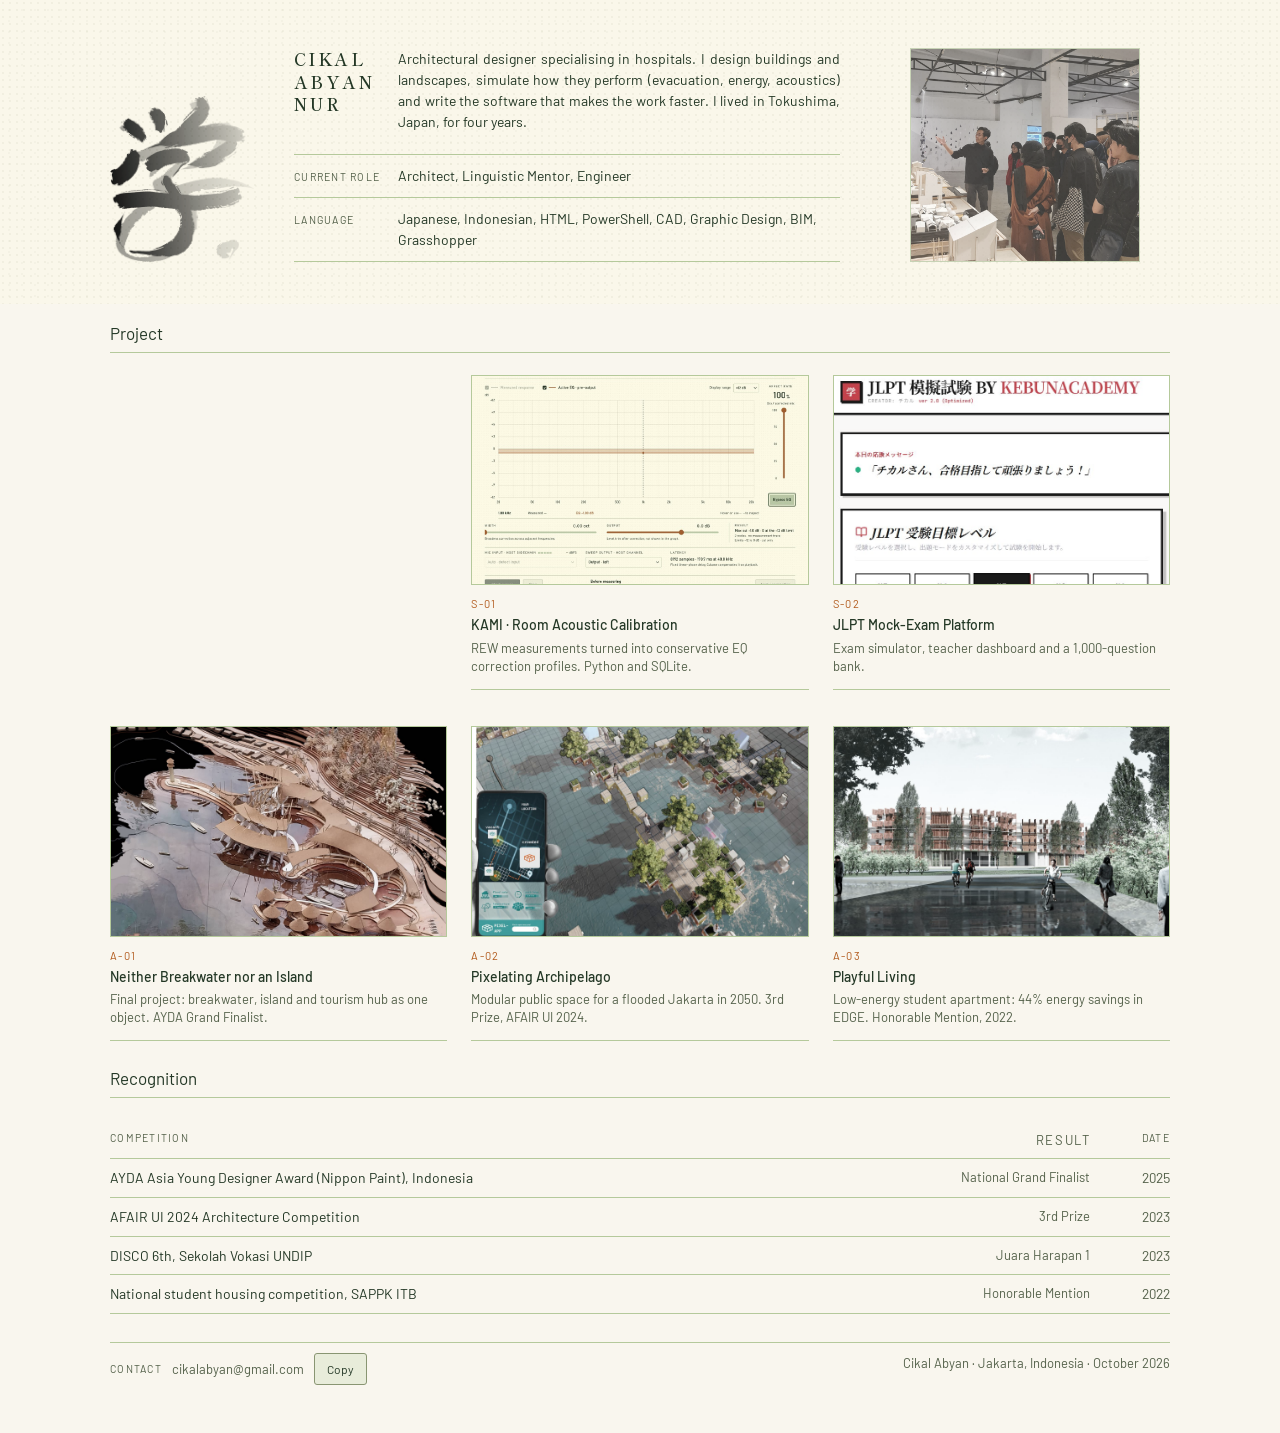
<file: index.html>
<!doctype html>
<html lang="en">
<head>
<meta charset="utf-8">
<meta name="viewport" content="width=device-width, initial-scale=1, viewport-fit=cover">
<meta name="description" content="Cikal Abyan: architect, linguistic mentor and engineer and builder of simulation and software tools. KAMI acoustic calibration, JLPT mock-exam platform, and architecture competition work.">
<title>Portfolio</title>
<link rel="preconnect" href="https://fonts.googleapis.com">
<link rel="stylesheet" href="https://fonts.googleapis.com/css2?family=Shippori+Mincho:wght@600&family=Barlow:wght@400;500&display=swap">
<link rel="stylesheet" href="style.css">
</head>
<body class="home">
<div class="wrap">
<div class="hero-track">
<section class="intro" aria-label="About">
  <header class="head">
    <div class="logo" aria-hidden="true"><img src="img/profile/gaku.png" width="606" height="700" alt=""></div>
  </header>
  <div class="intro-text">
    <div class="id">
      <h1>Cikal<br>Abyan<br>Nur</h1>
      <p class="lede">Architectural designer specialising in hospitals. I design buildings and landscapes, simulate how they perform (evacuation, energy, acoustics) and write the software that makes the work faster. I lived in Tokushima, Japan, for four years.</p>
    </div>
    <dl class="facts">
      <div><dt class="label">Current role</dt><dd>Architect, Linguistic Mentor, Engineer</dd></div>
      <div><dt class="label">Language</dt><dd>Japanese, Indonesian, HTML, PowerShell, CAD, Graphic Design, BIM, Grasshopper</dd></div>
    </dl>
  </div>
  <figure class="portrait">
    <img src="img/profile/presenting.jpg" width="1600" height="1561" alt="Cikal Abyan presenting architectural models to a group of visitors in an exhibition hall">
  </figure>
</section>
<div class="hero-after" aria-hidden="true"></div>
</div>

<section class="series" aria-labelledby="ser-s">
  <div class="series-head"><h2 id="ser-s">Project</h2></div>
  <nav class="index index-s" aria-label="Software and simulation projects">
    <a href="acoustics/"><span class="thumb"><img src="img/acoustics/kami-ui.jpg" width="1059" height="832" loading="lazy" alt=""></span><span class="no">S-01</span><span class="t">KAMI · Room Acoustic Calibration</span><span class="d">REW measurements turned into conservative EQ correction profiles. Python and SQLite.</span></a>
    <a href="jlpt/"><span class="thumb"><img src="img/jlpt/exam-start.jpg" width="782" height="489" loading="lazy" alt=""></span><span class="no">S-02</span><span class="t">JLPT Mock-Exam Platform</span><span class="d">Exam simulator, teacher dashboard and a 1,000-question bank.</span></a>
  </nav>
  <nav class="index" aria-label="Architecture projects">
    <a href="final-project/"><span class="thumb"><img src="img/final-project/aerial-model.jpg" width="1600" height="1200" loading="lazy" alt=""></span><span class="no">A-01</span><span class="t">Neither Breakwater nor an Island</span><span class="d">Final project: breakwater, island and tourism hub as one object. AYDA Grand Finalist.</span></a>
    <a href="pixelago/"><span class="thumb"><img src="img/pixelago/aerial-app.jpg" width="1600" height="1367" loading="lazy" alt=""></span><span class="no">A-02</span><span class="t">Pixelating Archipelago</span><span class="d">Modular public space for a flooded Jakarta in 2050. 3rd Prize, AFAIR UI 2024.</span></a>
    <a href="rusun-itb/"><span class="thumb"><img src="img/rusun-itb/plaza.jpg" width="1600" height="900" loading="lazy" alt=""></span><span class="no">A-03</span><span class="t">Playful Living</span><span class="d">Low-energy student apartment: 44% energy savings in EDGE. Honorable Mention, 2022.</span></a>
  </nav>
</section>

<section class="skills" aria-labelledby="sk">
  <h2 id="sk">Recognition</h2>
  <div class="awards">
    <table>
      <thead><tr><th>Competition</th><th class="res">Result</th><th style="text-align:right">Date</th></tr></thead>
      <tbody>
        <tr><td>AYDA Asia Young Designer Award (Nippon Paint), Indonesia</td><td class="res">National Grand Finalist</td><td class="n">2025</td></tr>
        <tr><td>AFAIR UI 2024 Architecture Competition</td><td class="res">3rd Prize</td><td class="n">2023</td></tr>
        <tr><td>DISCO 6th, Sekolah Vokasi UNDIP</td><td class="res">Juara Harapan 1</td><td class="n">2023</td></tr>
        <tr><td>National student housing competition, SAPPK ITB</td><td class="res">Honorable Mention</td><td class="n">2022</td></tr>
      </tbody>
    </table>
  </div>
</section>
<footer><span class="copy"><span class="label">Contact</span><span class="mono" id="mail">cikalabyan@gmail.com</span><button type="button" id="copybtn">Copy</button></span><span>Cikal Abyan · Jakarta, Indonesia · October 2026</span></footer>
</div>
<script>
document.getElementById('copybtn').addEventListener('click',function(){
  var b=this,t=document.getElementById('mail').textContent;
  function sel(){var r=document.createRange();r.selectNodeContents(document.getElementById('mail'));var s=getSelection();s.removeAllRanges();s.addRange(r);b.textContent='Selected';}
  try{navigator.clipboard.writeText(t).then(function(){b.textContent='Copied';},sel);}catch(e){sel();}
});
</script>
</body>
</html>
</file>
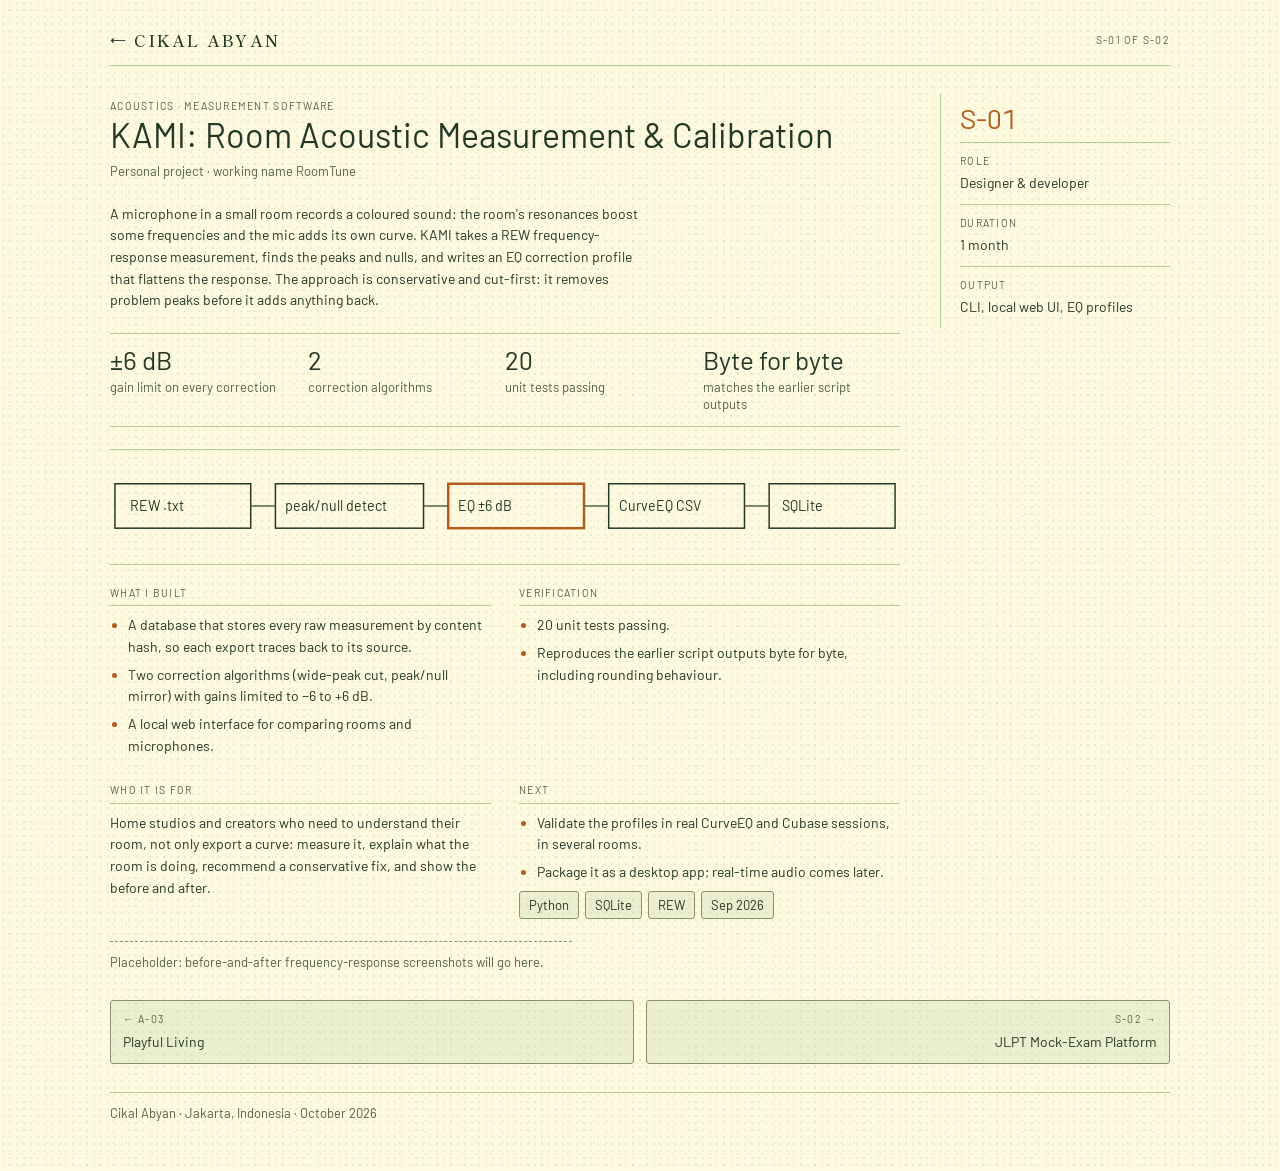
<file: acoustics/index.html>
<!doctype html>
<html lang="en">
<head>
<meta charset="utf-8">
<meta name="viewport" content="width=device-width, initial-scale=1, viewport-fit=cover">
<meta name="description" content="REW measurements turned into EQ correction profiles. Python and SQLite.">
<title>KAMI · Room Acoustic Calibration · Cikal Abyan</title>
<link rel="preconnect" href="https://fonts.googleapis.com">
<link rel="stylesheet" href="https://fonts.googleapis.com/css2?family=Shippori+Mincho:wght@600&family=Barlow:wght@400;500&display=swap">
<link rel="stylesheet" href="../style.css">
</head>
<body>
<div class="wrap">
<div class="topbar"><a href="../">← Cikal Abyan</a><span class="label">S-01 of S-02</span></div>

<section class="sheet" id="project">
  <div class="sheet-body">
    <div>
      <span class="label">Acoustics · measurement software</span>
      <h2>KAMI: Room Acoustic Measurement &amp; Calibration</h2>
      <p class="sub">Personal project · working name RoomTune</p>
    </div>
    <p>A microphone in a small room records a coloured sound: the room's resonances boost some frequencies and the mic adds its own curve. KAMI takes a REW frequency-response measurement, finds the peaks and nulls, and writes an EQ correction profile that flattens the response. The approach is conservative and cut-first: it removes problem peaks before it adds anything back.</p>
    <div class="figs">
      <div class="fig"><b>±6 dB</b><span>gain limit on every correction</span></div>
      <div class="fig"><b>2</b><span>correction algorithms</span></div>
      <div class="fig"><b>20</b><span>unit tests passing</span></div>
      <div class="fig"><b>Byte for byte</b><span>matches the earlier script outputs</span></div>
    </div>
    <div class="diagram" role="img" aria-label="Pipeline: REW measurement, peak and null detection, EQ profile, CurveEQ export, SQLite archive">
      <svg viewBox="0 0 640 70" aria-hidden="true">
        <g fill="none" stroke="var(--ink)" stroke-width="1.2">
          <rect x="4" y="16" width="110" height="36"/><rect x="134" y="16" width="120" height="36"/>
          <rect x="274" y="16" width="110" height="36" stroke="var(--accent)" stroke-width="2"/>
          <rect x="404" y="16" width="110" height="36"/><rect x="534" y="16" width="102" height="36"/>
        </g>
        <g stroke="var(--muted)" stroke-width="1.2"><line x1="114" y1="34" x2="134" y2="34"/><line x1="254" y1="34" x2="274" y2="34"/><line x1="384" y1="34" x2="404" y2="34"/><line x1="514" y1="34" x2="534" y2="34"/></g>
        <text x="16" y="38">REW .txt</text><text x="142" y="38">peak/null detect</text>
        <text x="282" y="38">EQ ±6 dB</text><text x="412" y="38">CurveEQ CSV</text><text x="544" y="38">SQLite</text>
      </svg>
    </div>
    <div class="cols">
      <div class="block">
        <h3>What I built</h3>
        <ul>
          <li>A database that stores every raw measurement by content hash, so each export traces back to its source.</li>
          <li>Two correction algorithms (wide-peak cut, peak/null mirror) with gains limited to −6 to +6 dB.</li>
          <li>A local web interface for comparing rooms and microphones.</li>
        </ul>
      </div>
      <div class="block">
        <h3>Verification</h3>
        <ul>
          <li>20 unit tests passing.</li>
          <li>Reproduces the earlier script outputs byte for byte, including rounding behaviour.</li>
        </ul>
      </div>
      <div class="block">
        <h3>Who it is for</h3>
        <p>Home studios and creators who need to understand their room, not only export a curve: measure it, explain what the room is doing, recommend a conservative fix, and show the before and after.</p>
      </div>
      <div class="block">
        <h3>Next</h3>
        <ul>
          <li>Validate the profiles in real CurveEQ and Cubase sessions, in several rooms.</li>
          <li>Package it as a desktop app; real-time audio comes later.</li>
        </ul>
        <div class="chips"><span class="chip">Python</span><span class="chip">SQLite</span><span class="chip">REW</span><span class="chip">Sep 2026</span></div>
      </div>
    </div>
    <p class="note">Placeholder: before-and-after frequency-response screenshots will go here.</p>
  </div>
  <aside class="side">
    <div><span class="sheetno">S-01</span></div>
    <div><span class="label">Role</span><strong>Designer &amp; developer</strong></div>
    <div><span class="label">Duration</span><strong>1 month</strong></div>
    <div><span class="label">Output</span><strong>CLI, local web UI, EQ profiles</strong></div>
  </aside>
</section>

<nav class="pager" aria-label="More projects"><a href="../rusun-itb/"><span class="label">← A-03</span><span class="t">Playful Living</span></a><a href="../jlpt/"><span class="label">S-02 →</span><span class="t">JLPT Mock-Exam Platform</span></a></nav>
<footer>Cikal Abyan · Jakarta, Indonesia · October 2026</footer>
</div>
</body>
</html>
</file>
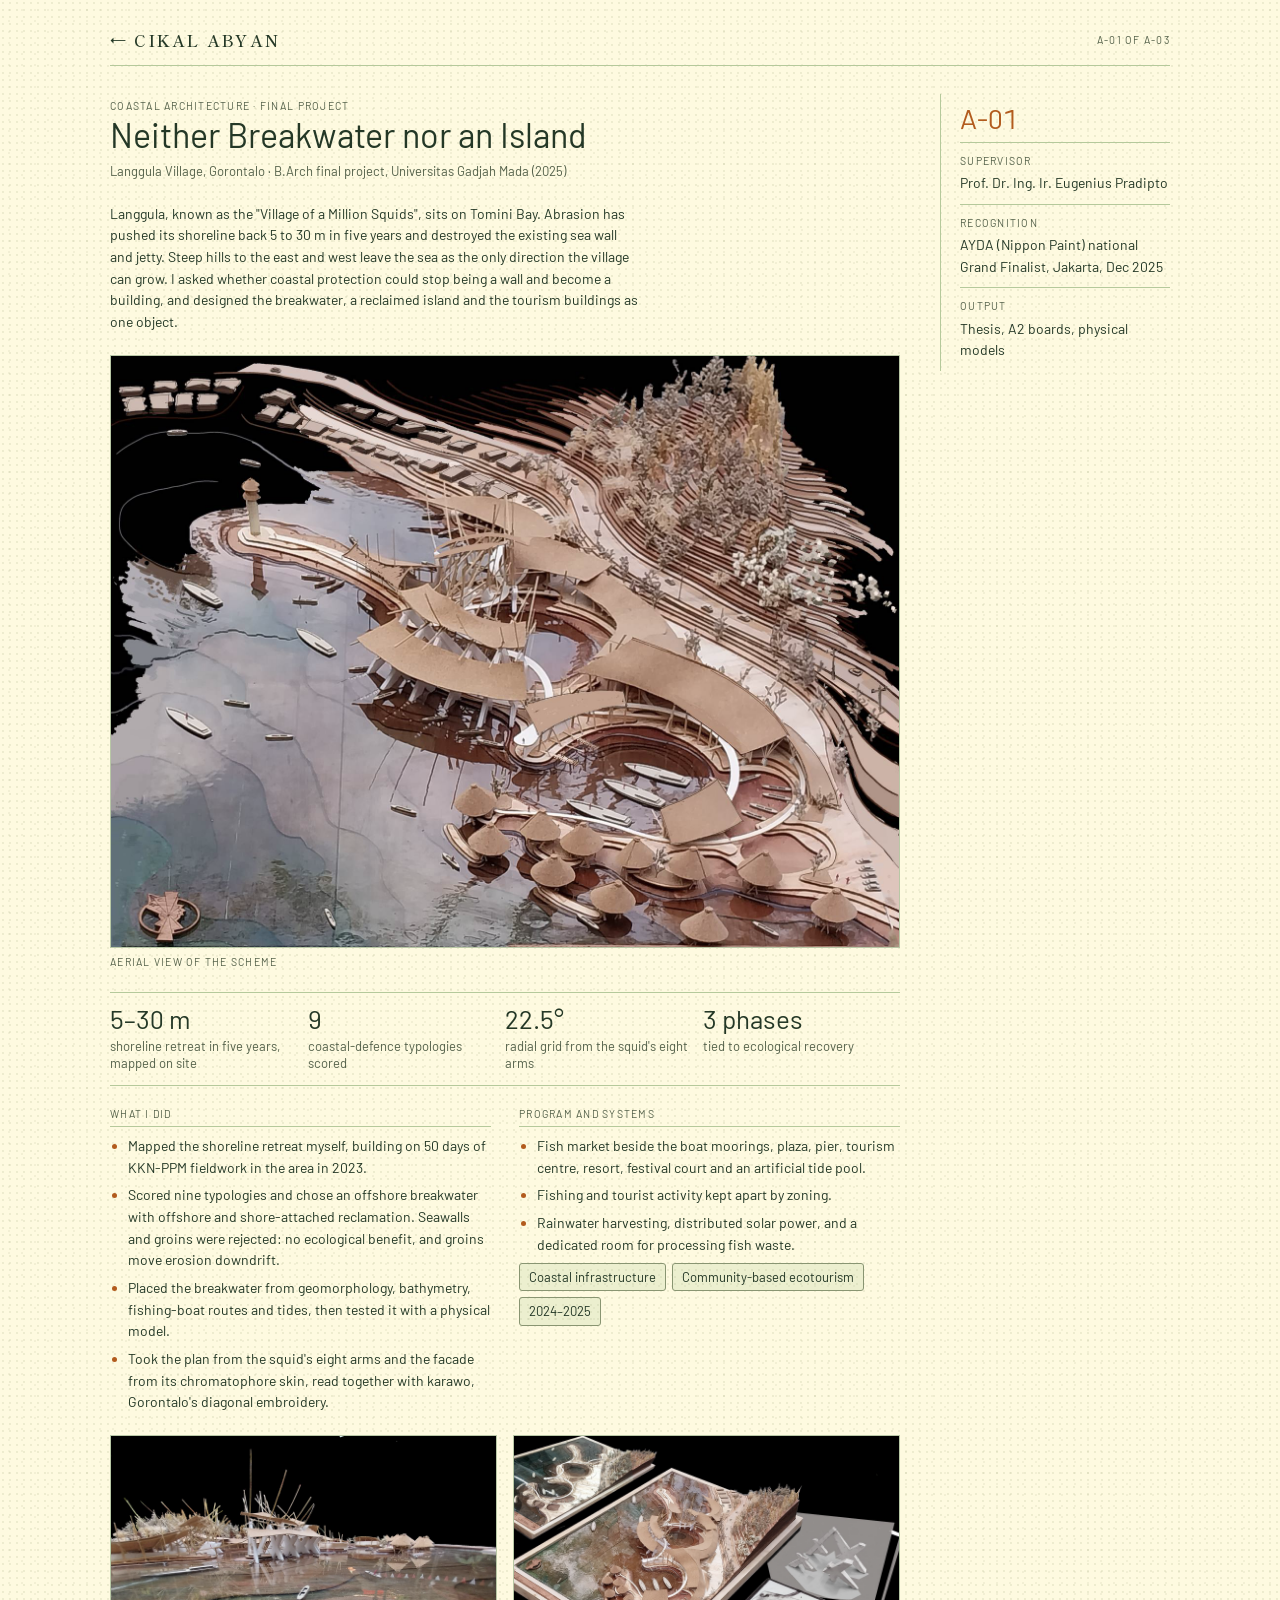
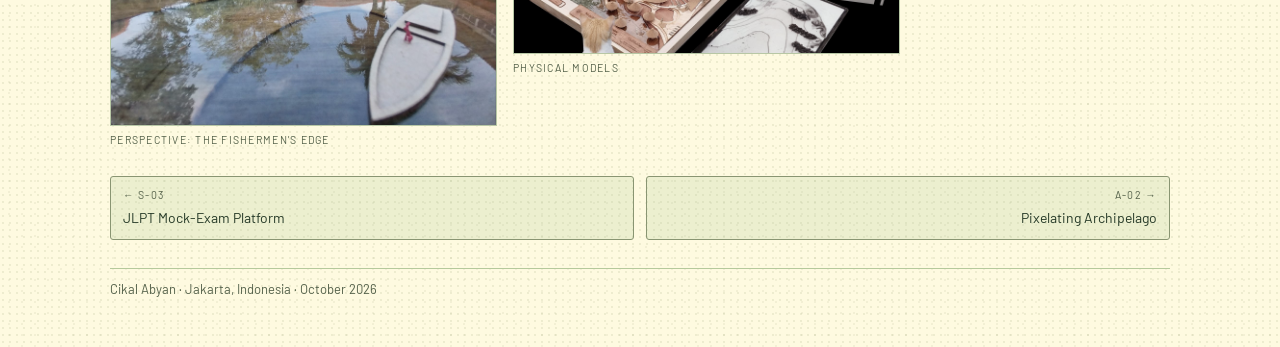
<file: final-project/index.html>
<!doctype html>
<html lang="en">
<head>
<meta charset="utf-8">
<meta name="viewport" content="width=device-width, initial-scale=1, viewport-fit=cover">
<meta name="description" content="B.Arch final project: a breakwater, a reclaimed island and a tourism hub designed as one object for a fishing village on Tomini Bay, Gorontalo. AYDA Grand Finalist.">
<title>Breakwater Island, Langgula · Cikal Abyan</title>
<link rel="preconnect" href="https://fonts.googleapis.com">
<link rel="stylesheet" href="https://fonts.googleapis.com/css2?family=Shippori+Mincho:wght@600&family=Barlow:wght@400;500&display=swap">
<link rel="stylesheet" href="../style.css">
</head>
<body>
<div class="wrap">
<div class="topbar"><a href="../">← Cikal Abyan</a><span class="label">A-01 of A-03</span></div>

<section class="sheet" id="project">
  <div class="sheet-body">
    <div>
      <span class="label">Coastal architecture · Final project</span>
      <h2>Neither Breakwater nor an Island</h2>
      <p class="sub">Langgula Village, Gorontalo · B.Arch final project, Universitas Gadjah Mada (2025)</p>
    </div>
    <p>Langgula, known as the "Village of a Million Squids", sits on Tomini Bay. Abrasion has pushed its shoreline back 5 to 30 m in five years and destroyed the existing sea wall and jetty. Steep hills to the east and west leave the sea as the only direction the village can grow. I asked whether coastal protection could stop being a wall and become a building, and designed the breakwater, a reclaimed island and the tourism buildings as one object.</p>
    <figure class="photo">
      <img src="../img/final-project/aerial-model.jpg" width="1600" height="1200" alt="Aerial view of curved breakwater arms and timber pavilions wrapping a sheltered bay with moored boats">
      <figcaption>Aerial view of the scheme</figcaption>
    </figure>
    <div class="figs">
      <div class="fig"><b>5–30 m</b><span>shoreline retreat in five years, mapped on site</span></div>
      <div class="fig"><b>9</b><span>coastal-defence typologies scored</span></div>
      <div class="fig"><b>22.5°</b><span>radial grid from the squid's eight arms</span></div>
      <div class="fig"><b>3 phases</b><span>tied to ecological recovery</span></div>
    </div>
    <div class="cols">
      <div class="block">
        <h3>What I did</h3>
        <ul>
          <li>Mapped the shoreline retreat myself, building on 50 days of KKN-PPM fieldwork in the area in 2023.</li>
          <li>Scored nine typologies and chose an offshore breakwater with offshore and shore-attached reclamation. Seawalls and groins were rejected: no ecological benefit, and groins move erosion downdrift.</li>
          <li>Placed the breakwater from geomorphology, bathymetry, fishing-boat routes and tides, then tested it with a physical model.</li>
          <li>Took the plan from the squid's eight arms and the facade from its chromatophore skin, read together with karawo, Gorontalo's diagonal embroidery.</li>
        </ul>
      </div>
      <div class="block">
        <h3>Program and systems</h3>
        <ul>
          <li>Fish market beside the boat moorings, plaza, pier, tourism centre, resort, festival court and an artificial tide pool.</li>
          <li>Fishing and tourist activity kept apart by zoning.</li>
          <li>Rainwater harvesting, distributed solar power, and a dedicated room for processing fish waste.</li>
        </ul>
        <div class="chips"><span class="chip">Coastal infrastructure</span><span class="chip">Community-based ecotourism</span><span class="chip">2024–2025</span></div>
      </div>
    </div>
    <div class="photos">
      <figure class="photo">
        <img src="../img/final-project/fishing-edge.jpg" width="1600" height="1200" loading="lazy" alt="A fisherman on a timber jetty beside an outrigger boat, with the pavilions behind">
        <figcaption>Perspective: the fishermen's edge</figcaption>
      </figure>
      <figure class="photo">
        <img src="../img/final-project/model-set.jpg" width="1600" height="900" loading="lazy" alt="Set of physical models on a dark table, including the site model and a sculptural breakwater study">
        <figcaption>Physical models</figcaption>
      </figure>
    </div>
  </div>
  <aside class="side">
    <div><span class="sheetno">A-01</span></div>
    <div><span class="label">Supervisor</span><strong>Prof. Dr. Ing. Ir. Eugenius Pradipto</strong></div>
    <div><span class="label">Recognition</span><strong>AYDA (Nippon Paint) national Grand Finalist, Jakarta, Dec 2025</strong></div>
    <div><span class="label">Output</span><strong>Thesis, A2 boards, physical models</strong></div>
  </aside>
</section>

<nav class="pager" aria-label="More projects"><a href="../jlpt/"><span class="label">← S-03</span><span class="t">JLPT Mock-Exam Platform</span></a><a href="../pixelago/"><span class="label">A-02 →</span><span class="t">Pixelating Archipelago</span></a></nav>
<footer>Cikal Abyan · Jakarta, Indonesia · October 2026</footer>
</div>
</body>
</html>
</file>
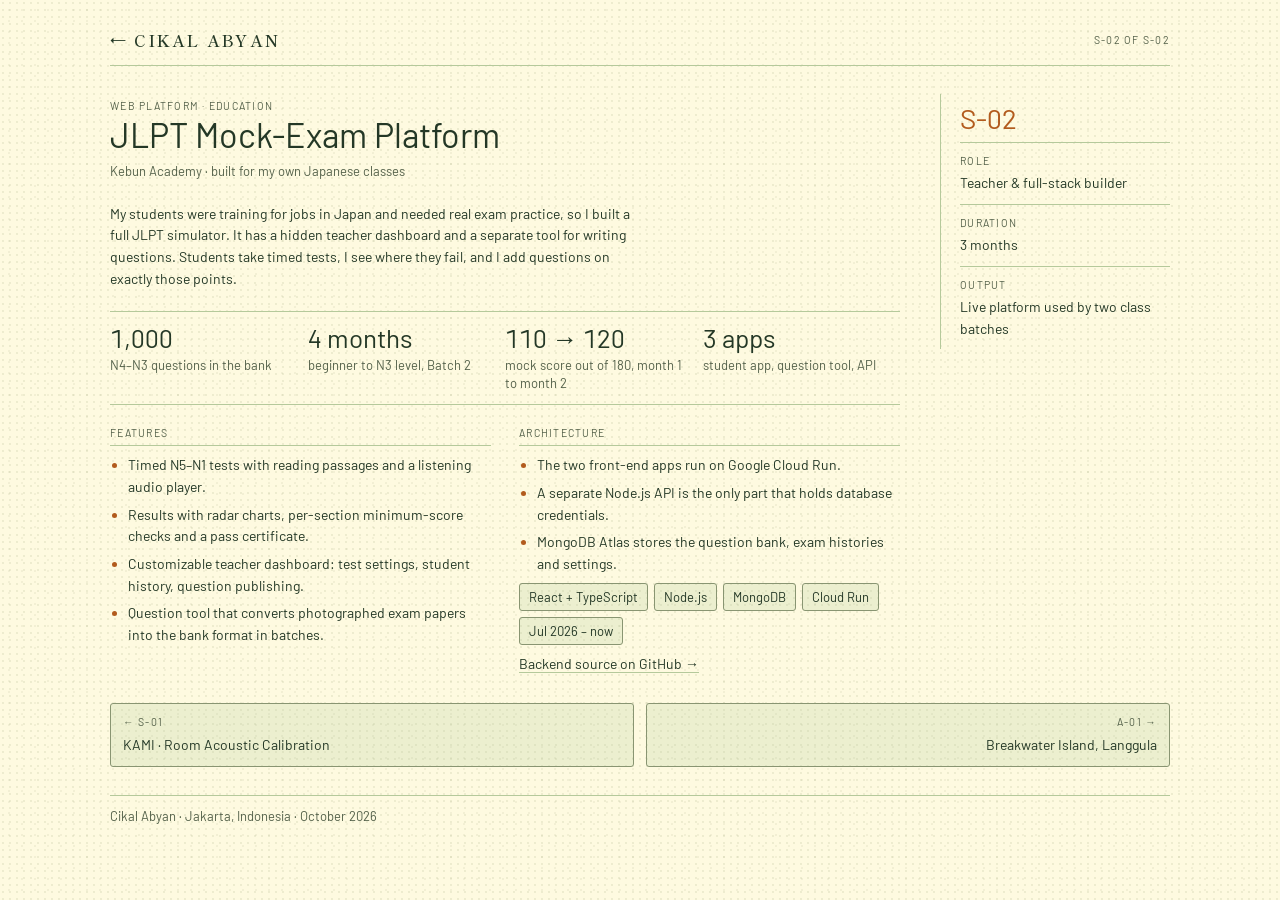
<file: jlpt/index.html>
<!doctype html>
<html lang="en">
<head>
<meta charset="utf-8">
<meta name="viewport" content="width=device-width, initial-scale=1, viewport-fit=cover">
<meta name="description" content="Exam simulator, teacher dashboard and a 1,000-question bank.">
<title>JLPT Mock-Exam Platform · Cikal Abyan</title>
<link rel="preconnect" href="https://fonts.googleapis.com">
<link rel="stylesheet" href="https://fonts.googleapis.com/css2?family=Shippori+Mincho:wght@600&family=Barlow:wght@400;500&display=swap">
<link rel="stylesheet" href="../style.css">
</head>
<body>
<div class="wrap">
<div class="topbar"><a href="../">← Cikal Abyan</a><span class="label">S-02 of S-02</span></div>

<section class="sheet" id="project">
  <div class="sheet-body">
    <div>
      <span class="label">Web platform · education</span>
      <h2>JLPT Mock-Exam Platform</h2>
      <p class="sub">Kebun Academy · built for my own Japanese classes</p>
    </div>
    <p>My students were training for jobs in Japan and needed real exam practice, so I built a full JLPT simulator. It has a hidden teacher dashboard and a separate tool for writing questions. Students take timed tests, I see where they fail, and I add questions on exactly those points.</p>
    <div class="figs">
      <div class="fig"><b>1,000</b><span>N4–N3 questions in the bank</span></div>
      <div class="fig"><b>4 months</b><span>beginner to N3 level, Batch 2</span></div>
      <div class="fig"><b>110 → 120</b><span>mock score out of 180, month 1 to month 2</span></div>
      <div class="fig"><b>3 apps</b><span>student app, question tool, API</span></div>
    </div>
    <div class="cols">
      <div class="block">
        <h3>Features</h3>
        <ul>
          <li>Timed N5–N1 tests with reading passages and a listening audio player.</li>
          <li>Results with radar charts, per-section minimum-score checks and a pass certificate.</li>
          <li>Customizable teacher dashboard: test settings, student history, question publishing.</li>
          <li>Question tool that converts photographed exam papers into the bank format in batches.</li>
        </ul>
      </div>
      <div class="block">
        <h3>Architecture</h3>
        <ul>
          <li>The two front-end apps run on Google Cloud Run.</li>
          <li>A separate Node.js API is the only part that holds database credentials.</li>
          <li>MongoDB Atlas stores the question bank, exam histories and settings.</li>
        </ul>
        <div class="chips"><span class="chip">React + TypeScript</span><span class="chip">Node.js</span><span class="chip">MongoDB</span><span class="chip">Cloud Run</span><span class="chip">Jul 2026 – now</span></div>
        <p><a href="https://github.com/IanobeL/jlpt-backend" target="_blank" rel="noopener">Backend source on GitHub →</a></p>
      </div>
    </div>
  </div>
  <aside class="side">
    <div><span class="sheetno">S-02</span></div>
    <div><span class="label">Role</span><strong>Teacher &amp; full-stack builder</strong></div>
    <div><span class="label">Duration</span><strong>3 months</strong></div>
    <div><span class="label">Output</span><strong>Live platform used by two class batches</strong></div>
  </aside>
</section>

<nav class="pager" aria-label="More projects"><a href="../acoustics/"><span class="label">← S-01</span><span class="t">KAMI · Room Acoustic Calibration</span></a><a href="../final-project/"><span class="label">A-01 →</span><span class="t">Breakwater Island, Langgula</span></a></nav>
<footer>Cikal Abyan · Jakarta, Indonesia · October 2026</footer>
</div>
</body>
</html>
</file>
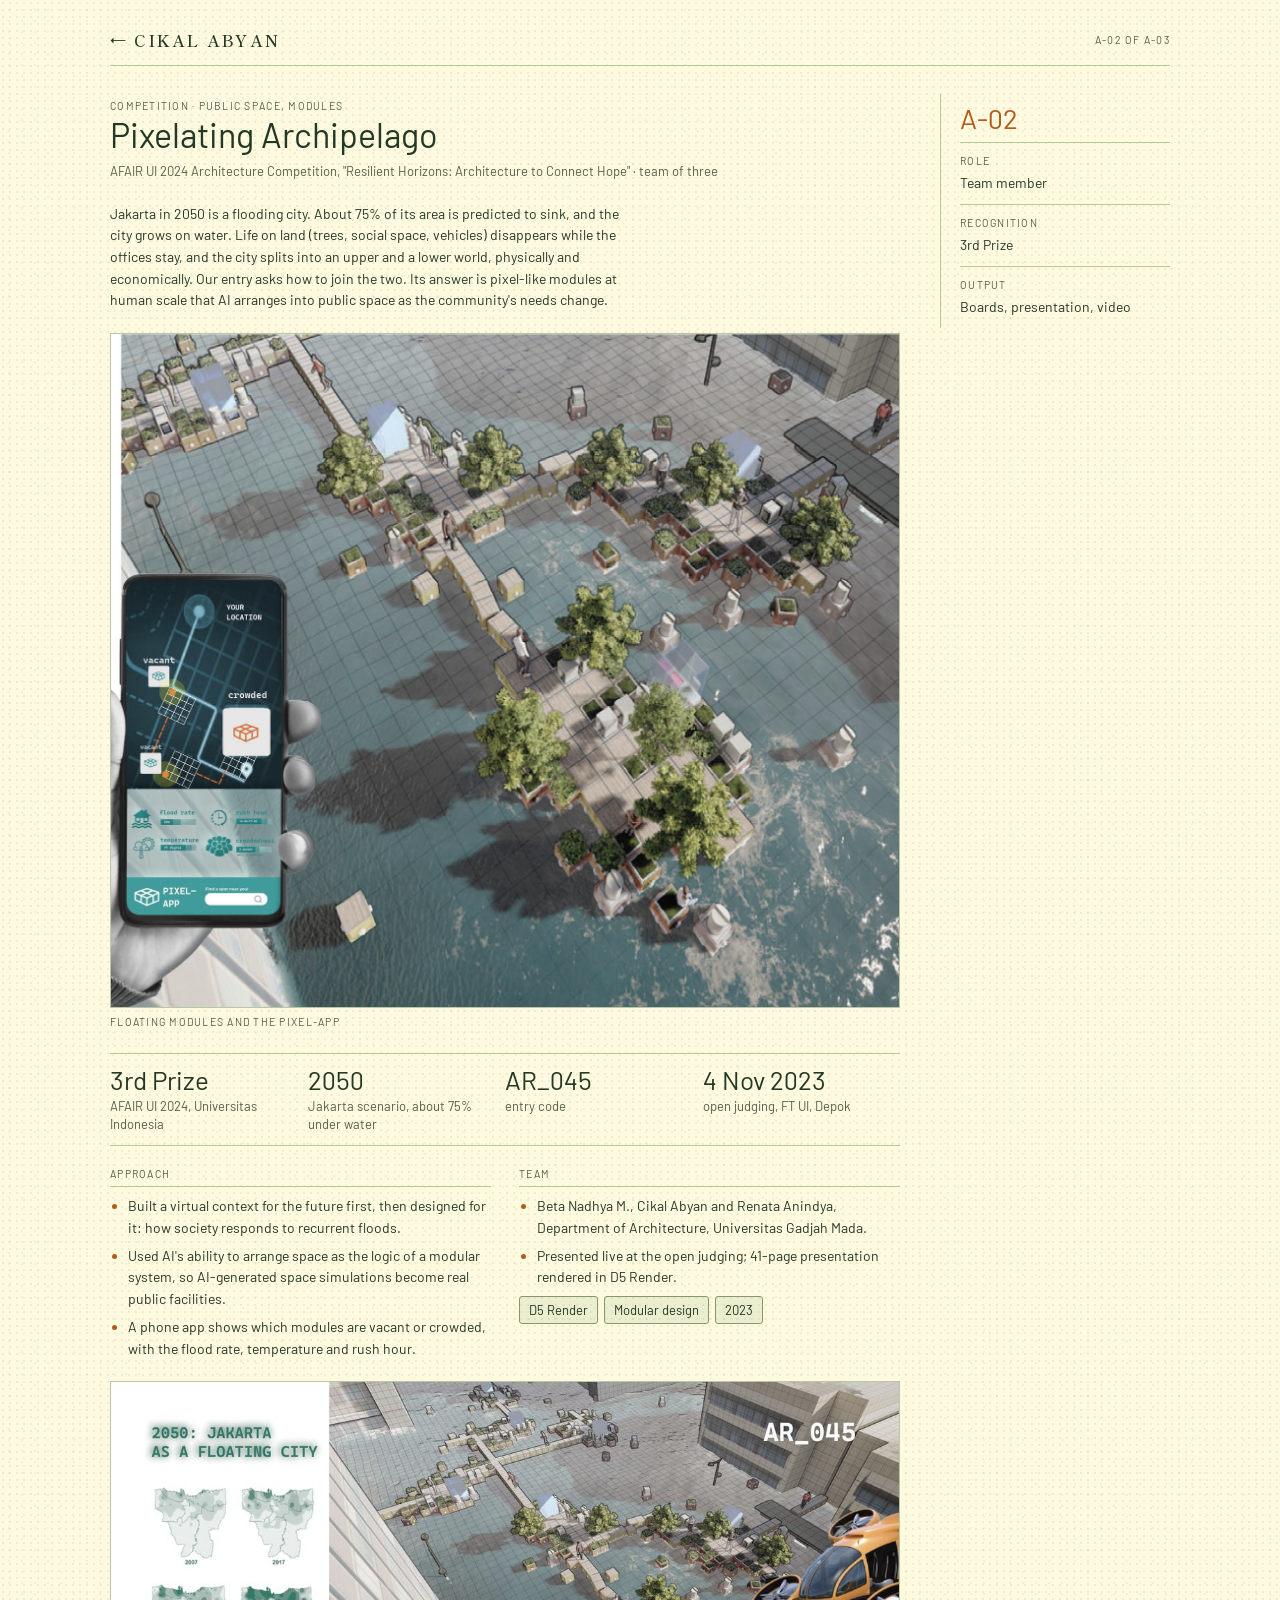
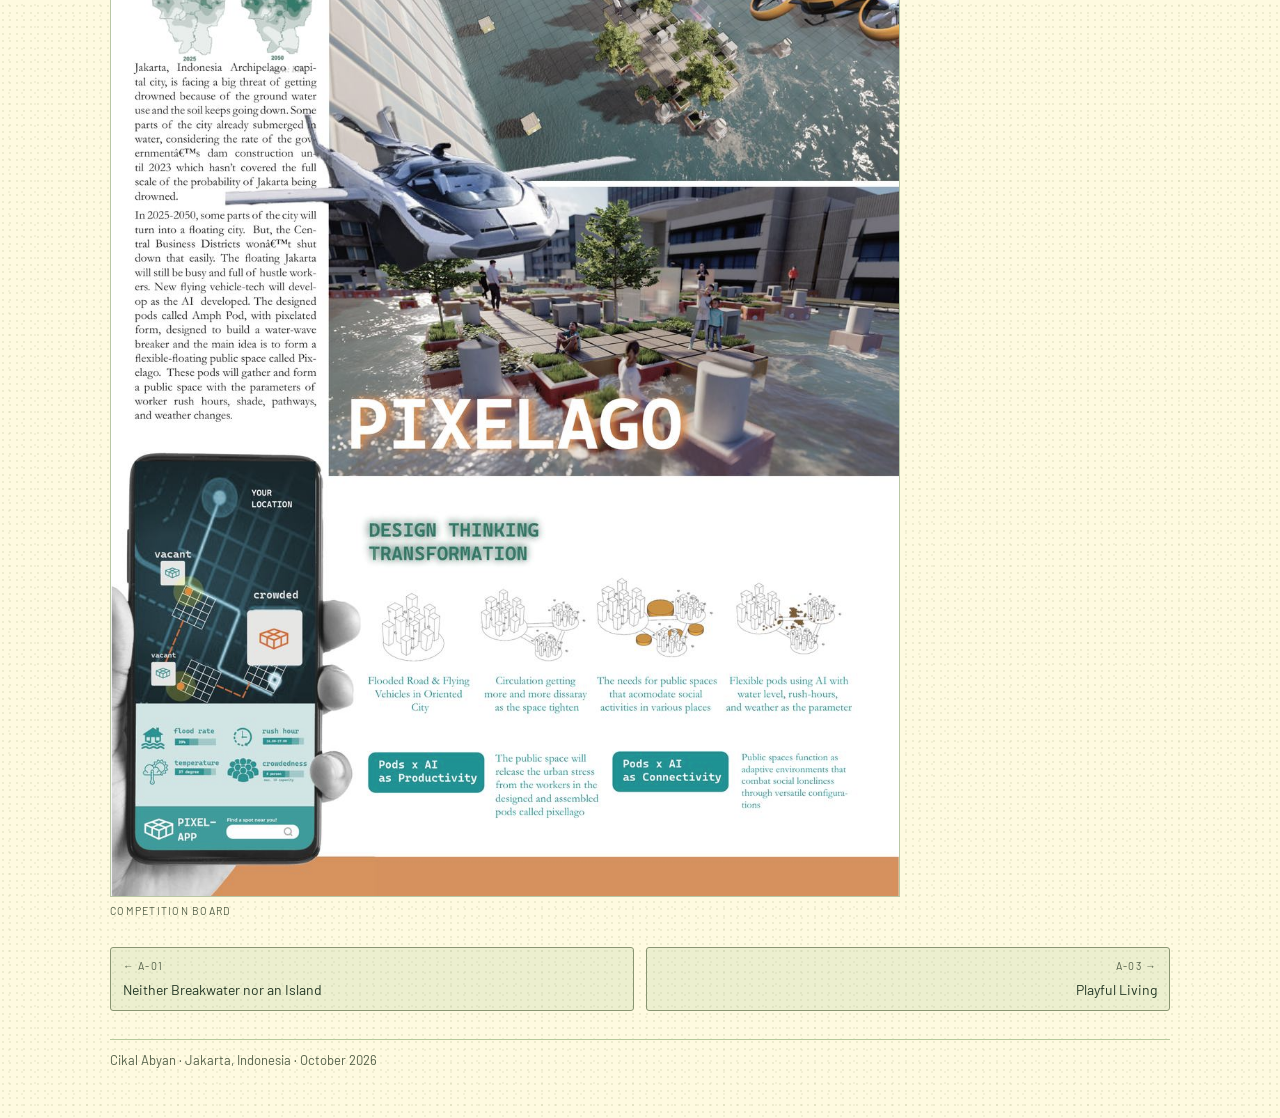
<file: pixelago/index.html>
<!doctype html>
<html lang="en">
<head>
<meta charset="utf-8">
<meta name="viewport" content="width=device-width, initial-scale=1, viewport-fit=cover">
<meta name="description" content="Pixelating Archipelago: modular public space for a flooded Jakarta in 2050. 3rd Prize, AFAIR UI 2024 Architecture Competition.">
<title>Pixelating Archipelago · Cikal Abyan</title>
<link rel="preconnect" href="https://fonts.googleapis.com">
<link rel="stylesheet" href="https://fonts.googleapis.com/css2?family=Shippori+Mincho:wght@600&family=Barlow:wght@400;500&display=swap">
<link rel="stylesheet" href="../style.css">
</head>
<body>
<div class="wrap">
<div class="topbar"><a href="../">← Cikal Abyan</a><span class="label">A-02 of A-03</span></div>

<section class="sheet" id="project">
  <div class="sheet-body">
    <div>
      <span class="label">Competition · Public space, modules</span>
      <h2>Pixelating Archipelago</h2>
      <p class="sub">AFAIR UI 2024 Architecture Competition, "Resilient Horizons: Architecture to Connect Hope" · team of three</p>
    </div>
    <p>Jakarta in 2050 is a flooding city. About 75% of its area is predicted to sink, and the city grows on water. Life on land (trees, social space, vehicles) disappears while the offices stay, and the city splits into an upper and a lower world, physically and economically. Our entry asks how to join the two. Its answer is pixel-like modules at human scale that AI arranges into public space as the community's needs change.</p>
    <figure class="photo">
      <img src="../img/pixelago/aerial-app.jpg" width="1600" height="1367" alt="Aerial render of floating square modules with trees and walkways on flood water, next to a phone app showing vacant and crowded modules">
      <figcaption>Floating modules and the Pixel-App</figcaption>
    </figure>
    <div class="figs">
      <div class="fig"><b>3rd Prize</b><span>AFAIR UI 2024, Universitas Indonesia</span></div>
      <div class="fig"><b>2050</b><span>Jakarta scenario, about 75% under water</span></div>
      <div class="fig"><b>AR_045</b><span>entry code</span></div>
      <div class="fig"><b>4 Nov 2023</b><span>open judging, FT UI, Depok</span></div>
    </div>
    <div class="cols">
      <div class="block">
        <h3>Approach</h3>
        <ul>
          <li>Built a virtual context for the future first, then designed for it: how society responds to recurrent floods.</li>
          <li>Used AI's ability to arrange space as the logic of a modular system, so AI-generated space simulations become real public facilities.</li>
          <li>A phone app shows which modules are vacant or crowded, with the flood rate, temperature and rush hour.</li>
        </ul>
      </div>
      <div class="block">
        <h3>Team</h3>
        <ul>
          <li>Beta Nadhya M., Cikal Abyan and Renata Anindya, Department of Architecture, Universitas Gadjah Mada.</li>
          <li>Presented live at the open judging; 41-page presentation rendered in D5 Render.</li>
        </ul>
        <div class="chips"><span class="chip">D5 Render</span><span class="chip">Modular design</span><span class="chip">2023</span></div>
      </div>
    </div>
    <figure class="photo">
      <img src="../img/pixelago/board-1.jpg" width="1132" height="1600" loading="lazy" alt="Competition board with the Pixelago title, flood renders, design-thinking diagrams and the app">
      <figcaption>Competition board</figcaption>
    </figure>
  </div>
  <aside class="side">
    <div><span class="sheetno">A-02</span></div>
    <div><span class="label">Role</span><strong>Team member</strong></div>
    <div><span class="label">Recognition</span><strong>3rd Prize</strong></div>
    <div><span class="label">Output</span><strong>Boards, presentation, video</strong></div>
  </aside>
</section>

<nav class="pager" aria-label="More projects"><a href="../final-project/"><span class="label">← A-01</span><span class="t">Neither Breakwater nor an Island</span></a><a href="../rusun-itb/"><span class="label">A-03 →</span><span class="t">Playful Living</span></a></nav>
<footer>Cikal Abyan · Jakarta, Indonesia · October 2026</footer>
</div>
</body>
</html>
</file>
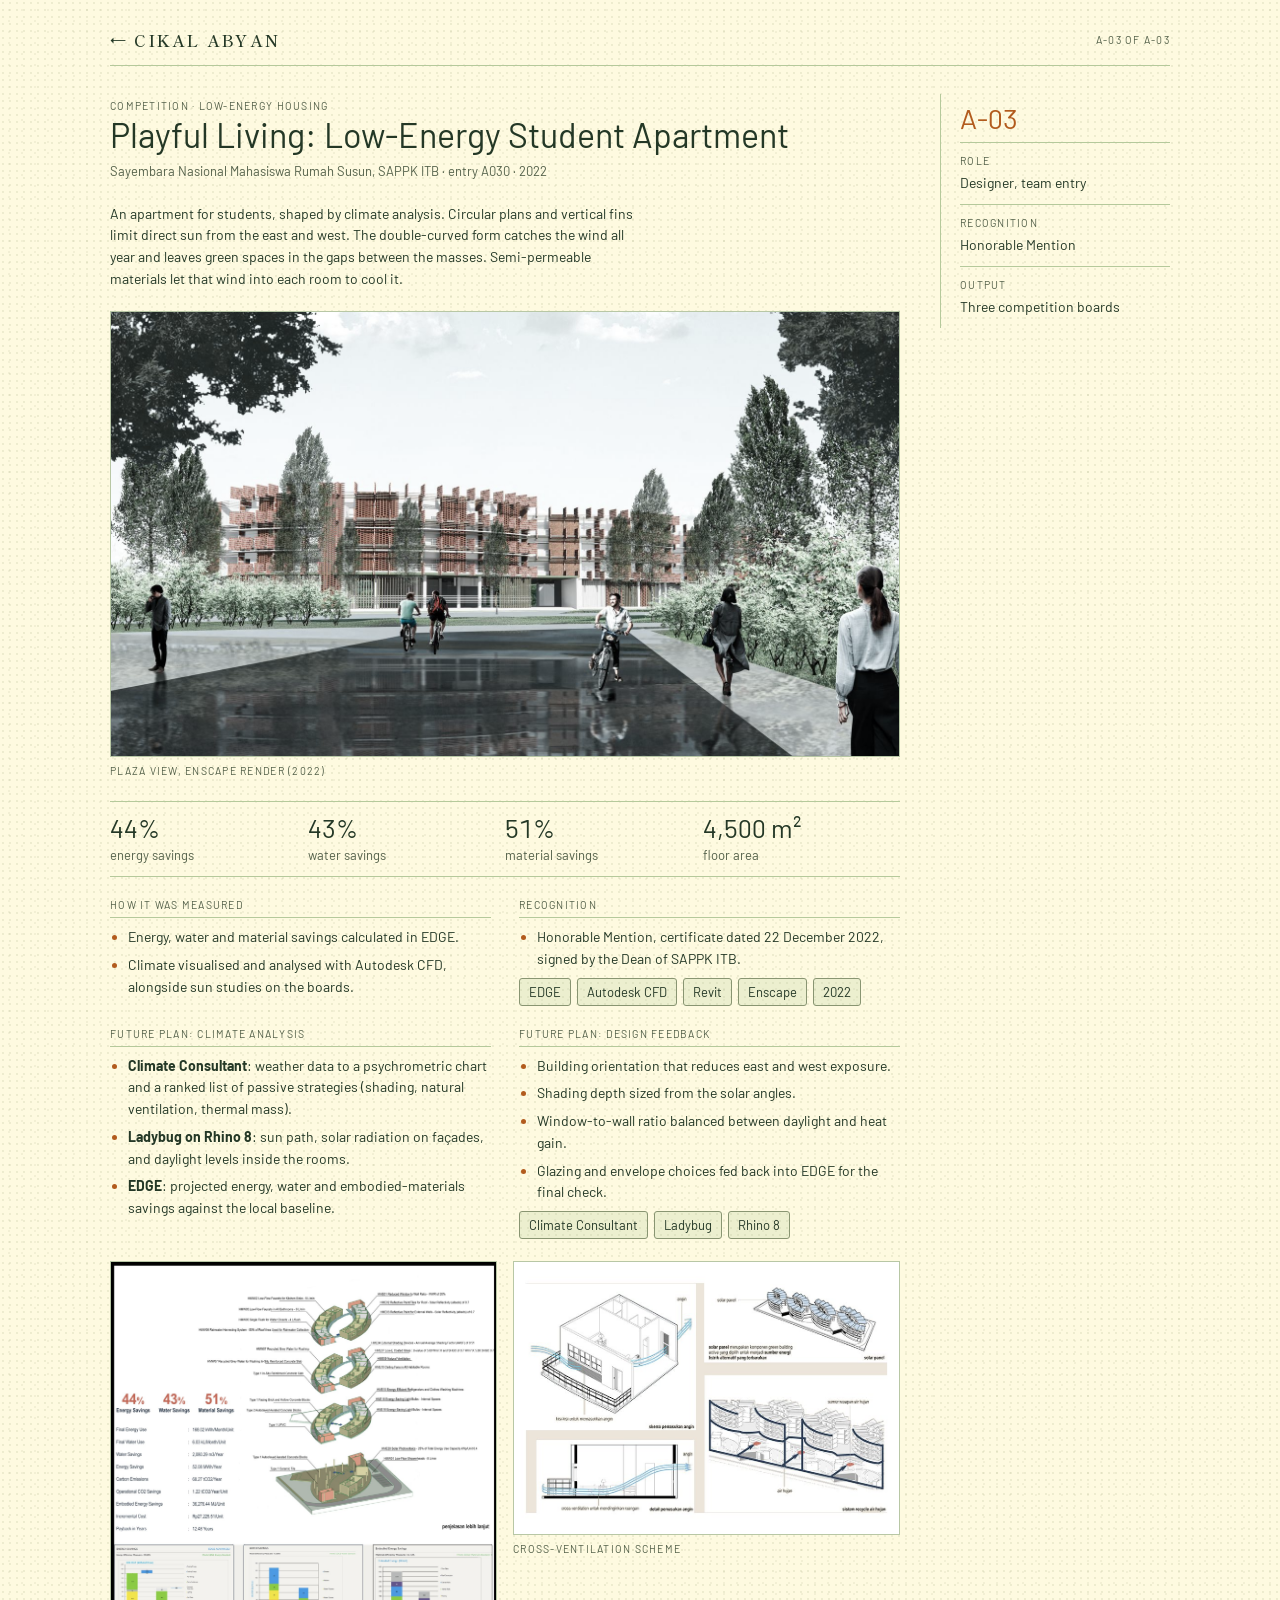
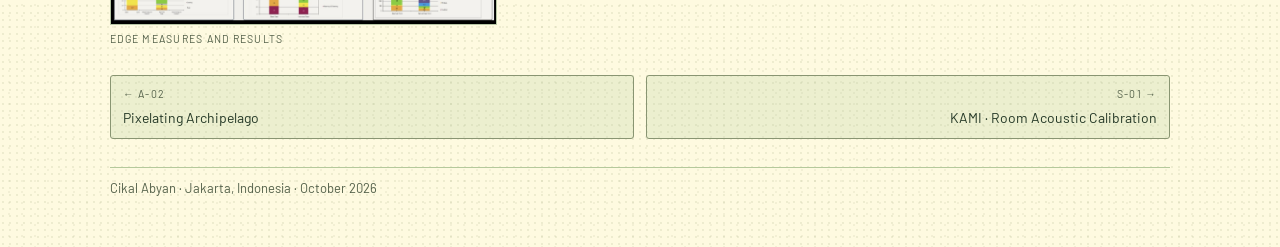
<file: rusun-itb/index.html>
<!doctype html>
<html lang="en">
<head>
<meta charset="utf-8">
<meta name="viewport" content="width=device-width, initial-scale=1, viewport-fit=cover">
<meta name="description" content="Playful Living: a low-energy student apartment with 44% energy, 43% water and 51% material savings. Honorable Mention, national student housing competition (ITB), 2022.">
<title>Playful Living · Cikal Abyan</title>
<link rel="preconnect" href="https://fonts.googleapis.com">
<link rel="stylesheet" href="https://fonts.googleapis.com/css2?family=Shippori+Mincho:wght@600&family=Barlow:wght@400;500&display=swap">
<link rel="stylesheet" href="../style.css">
</head>
<body>
<div class="wrap">
<div class="topbar"><a href="../">← Cikal Abyan</a><span class="label">A-03 of A-03</span></div>

<section class="sheet" id="project">
  <div class="sheet-body">
    <div>
      <span class="label">Competition · Low-energy housing</span>
      <h2>Playful Living: Low-Energy Student Apartment</h2>
      <p class="sub">Sayembara Nasional Mahasiswa Rumah Susun, SAPPK ITB · entry A030 · 2022</p>
    </div>
    <p>An apartment for students, shaped by climate analysis. Circular plans and vertical fins limit direct sun from the east and west. The double-curved form catches the wind all year and leaves green spaces in the gaps between the masses. Semi-permeable materials let that wind into each room to cool it.</p>
    <figure class="photo">
      <img src="../img/rusun-itb/plaza.jpg" width="1600" height="900" alt="Brick-red curved apartment blocks behind a reflecting plaza with students walking and cycling">
      <figcaption>Plaza view, Enscape render (2022)</figcaption>
    </figure>
    <div class="figs">
      <div class="fig"><b>44%</b><span>energy savings</span></div>
      <div class="fig"><b>43%</b><span>water savings</span></div>
      <div class="fig"><b>51%</b><span>material savings</span></div>
      <div class="fig"><b>4,500 m²</b><span>floor area</span></div>
    </div>
    <div class="cols">
      <div class="block">
        <h3>How it was measured</h3>
        <ul>
          <li>Energy, water and material savings calculated in EDGE.</li>
          <li>Climate visualised and analysed with Autodesk CFD, alongside sun studies on the boards.</li>
        </ul>
      </div>
      <div class="block">
        <h3>Recognition</h3>
        <ul>
          <li>Honorable Mention, certificate dated 22 December 2022, signed by the Dean of SAPPK ITB.</li>
        </ul>
        <div class="chips"><span class="chip">EDGE</span><span class="chip">Autodesk CFD</span><span class="chip">Revit</span><span class="chip">Enscape</span><span class="chip">2022</span></div>
      </div>
    </div>
    <div class="cols">
      <div class="block">
        <h3>Future plan: climate analysis</h3>
        <ul>
          <li><b>Climate Consultant</b>: weather data to a psychrometric chart and a ranked list of passive strategies (shading, natural ventilation, thermal mass).</li>
          <li><b>Ladybug on Rhino 8</b>: sun path, solar radiation on façades, and daylight levels inside the rooms.</li>
          <li><b>EDGE</b>: projected energy, water and embodied-materials savings against the local baseline.</li>
        </ul>
      </div>
      <div class="block">
        <h3>Future plan: design feedback</h3>
        <ul>
          <li>Building orientation that reduces east and west exposure.</li>
          <li>Shading depth sized from the solar angles.</li>
          <li>Window-to-wall ratio balanced between daylight and heat gain.</li>
          <li>Glazing and envelope choices fed back into EDGE for the final check.</li>
        </ul>
        <div class="chips"><span class="chip">Climate Consultant</span><span class="chip">Ladybug</span><span class="chip">Rhino 8</span></div>
      </div>
    </div>
    <div class="photos">
      <figure class="photo">
        <img src="../img/rusun-itb/energy-diagram.jpg" width="1600" height="1505" loading="lazy" alt="Exploded axonometric of the stacked ring blocks labelled with energy measures, with EDGE savings figures and charts">
        <figcaption>EDGE measures and results</figcaption>
      </figure>
      <figure class="photo">
        <img src="../img/rusun-itb/wind-scheme.jpg" width="842" height="595" loading="lazy" alt="Diagram of wind flowing through a unit and between the curved blocks">
        <figcaption>Cross-ventilation scheme</figcaption>
      </figure>
    </div>
  </div>
  <aside class="side">
    <div><span class="sheetno">A-03</span></div>
    <div><span class="label">Role</span><strong>Designer, team entry</strong></div>
    <div><span class="label">Recognition</span><strong>Honorable Mention</strong></div>
    <div><span class="label">Output</span><strong>Three competition boards</strong></div>
  </aside>
</section>

<nav class="pager" aria-label="More projects"><a href="../pixelago/"><span class="label">← A-02</span><span class="t">Pixelating Archipelago</span></a><a href="../acoustics/"><span class="label">S-01 →</span><span class="t">KAMI · Room Acoustic Calibration</span></a></nav>
<footer>Cikal Abyan · Jakarta, Indonesia · October 2026</footer>
</div>
</body>
</html>
</file>
<file: style.css>
html{color-scheme:light}body{margin:0}img{max-width:100%;filter:saturate(.75)}[hidden]{display:none!important}

/* KAMI Sumi Paper: cornsilk paper, sumi-green ink, sage hairlines, one burnt-orange seal colour.
   Tokens and rules: KAMI design system (project/README.md). One light theme by design. */
:root{
  --paper:#fefae0; --paper-outer:#e7e4d8; --ink:#243826; --muted:#54614a;
  --sage:#b5c99b; --sage-fill:#b5c99b40; --sage-hover:#b5c99b70; --control-border:#899572;
  --orange:#b25b1d; --orange-area:#b25b1d47; --dot-a:#606c381a; --dot-b:#606c3812;
  --font-mincho:"Yu Mincho",YuMincho,"Shippori Mincho","Noto Serif JP",Georgia,serif;
  --font-ui:Bahnschrift,Barlow,"Segoe UI",sans-serif;
  --font-doc:var(--font-ui); /* one typeface for content: Bahnschrift, two styles (14px ink, 13px muted) */
  /* aliases used by the inline SVG diagrams */
  --sheet:var(--paper); --line:var(--sage); --accent:var(--orange); --warn:var(--orange);
}

*{box-sizing:border-box}
body{
  background:
    radial-gradient(circle at 3px 3px,var(--dot-a) 1px,transparent 1.4px) 0 0/7px 7px,
    radial-gradient(circle at 9px 10px,var(--dot-b) 1px,transparent 1.4px) 0 0/13px 11px,
    var(--paper);
  color:var(--ink);font-family:var(--font-ui);font-size:14px;line-height:1.55;
  padding-left:max(16px,env(safe-area-inset-left,0px));padding-right:max(16px,env(safe-area-inset-right,0px));padding-block:28px 48px}
.wrap{max-width:1060px;margin:0 auto;display:flex;flex-direction:column;gap:28px}
a{color:var(--ink);text-decoration-color:var(--sage);text-underline-offset:3px}
a:hover{text-decoration-color:var(--orange)}
a:focus-visible,button:focus-visible{outline:2px solid var(--orange);outline-offset:3px}
h1,h2,h3{margin:0;font-weight:400;text-wrap:balance;line-height:1.15}
p{margin:0}
.label{font-family:var(--font-ui);font-size:10.5px;letter-spacing:.12em;text-transform:uppercase;color:var(--muted)}
.mono{font-family:var(--font-ui);font-variant-numeric:tabular-nums}

/* Logo: 学 brush mark, original colours, multiplied onto the paper */
.head{position:relative;width:144px}
.logo{position:absolute;inset:0}
.logo img{display:block;width:100%;height:100%;object-fit:contain;object-position:left bottom;mix-blend-mode:multiply;filter:none}
.id{display:grid;grid-template-columns:92px minmax(0,1fr);gap:12px;align-items:start}
.id h1{font-family:var(--font-mincho);font-weight:600;font-size:17px;line-height:22.5px;letter-spacing:.14em;text-transform:uppercase}

/* Intro: text and facts left, portrait right */
.intro{display:grid;grid-template-columns:144px minmax(0,1fr) 290px;gap:40px;align-items:stretch}
.intro-text{display:flex;flex-direction:column;gap:22px;min-width:0}
.lede{font-family:var(--font-ui);font-size:14px;line-height:1.5;max-width:58ch;text-align:justify;hyphens:auto}
.facts{display:grid;margin:0}
.facts div{display:grid;grid-template-columns:92px minmax(0,1fr);gap:12px;align-items:baseline;padding:10px 0;border-top:1px solid var(--sage)}
.facts div:last-child{border-bottom:1px solid var(--sage)}
.facts dd{margin:0;font-family:var(--font-ui);font-size:14px}
.copy{display:inline-flex;gap:10px;align-items:center;flex-wrap:wrap}
.copy button{height:32px;padding:0 12px;border:1px solid var(--control-border);border-radius:3px;background:var(--sage-fill);color:var(--ink);font:12px/1 var(--font-ui);cursor:pointer}
.copy button:hover{background:var(--sage-hover)}
.portrait{margin:0 30px;position:relative;width:230px;justify-self:end;align-self:stretch}
.portrait img{position:absolute;inset:0;display:block;width:100%;height:100%;object-fit:cover;border:1px solid var(--sage);opacity:.75}

/* Project index: rows between sage rules, no cards */
.series{display:flex;flex-direction:column;gap:10px}
.series-head{display:flex;justify-content:space-between;align-items:baseline;gap:12px;flex-wrap:wrap;padding-bottom:8px;border-bottom:1px solid var(--sage)}
.series-head h2{font-size:17px}
.index{display:grid;grid-template-columns:repeat(3,minmax(0,1fr));gap:0 24px}
.index+.index{margin-top:14px}
.index a{display:flex;flex-direction:column;gap:4px;padding:12px 0 14px;text-decoration:none;color:var(--ink);border-bottom:1px solid var(--sage)}
.index a:hover .t{color:var(--orange)}
.index .no{font-family:var(--font-ui);font-size:11px;letter-spacing:.12em;color:var(--orange)}
.index .t{font-family:var(--font-ui);font-weight:500;font-size:14px;line-height:1.3}
.index .d{font-size:13px;line-height:1.4;color:var(--muted)}
.index .thumb{display:block;aspect-ratio:16/10;overflow:hidden;border:1px solid var(--sage);margin-bottom:6px;background:var(--paper-outer)}
.index .thumb.ph{display:grid;place-items:center;font-family:var(--font-ui);font-size:11px;letter-spacing:.12em;text-transform:uppercase;color:var(--muted);border-style:dashed}
.index .thumb img{display:block;width:100%;height:100%;object-fit:cover}

/* Tables */
.skills{display:grid;grid-template-columns:repeat(2,minmax(0,1fr));gap:24px 40px}
.skills h2{font-size:17px;grid-column:1/-1;padding-bottom:8px;border-bottom:1px solid var(--sage)}
.awards{grid-column:1/-1}
table{width:100%;border-collapse:collapse;font-family:var(--font-ui);font-size:14px}
th,td{text-align:left;padding:8px 0;border-bottom:1px solid var(--sage);vertical-align:top}
th{font-size:10.5px;letter-spacing:.12em;text-transform:uppercase;color:var(--muted);font-weight:400}
td.n{text-align:right;font-variant-numeric:tabular-nums;white-space:nowrap;padding-left:12px;color:var(--muted)}

/* Project pages */
.topbar{display:flex;justify-content:space-between;align-items:center;gap:12px;flex-wrap:wrap;padding-bottom:12px;border-bottom:1px solid var(--sage);font-family:var(--font-ui);font-size:12px}
.topbar a{text-decoration:none;font-family:var(--font-mincho);font-weight:600;font-size:16px;letter-spacing:.14em;text-transform:uppercase}
.topbar a:hover{color:var(--orange)}
.sheet{display:grid;grid-template-columns:minmax(0,1fr) 230px;gap:40px}
.sheet-body{display:flex;flex-direction:column;gap:22px;min-width:0}
.sheet h2{font-family:var(--font-doc);font-size:clamp(26px,3.6vw,34px);line-height:1.15}
.sheet .sub{color:var(--muted);margin-top:6px;font-size:13px}
.sheet-body>p{font-size:14px;max-width:66ch}
.side{display:flex;flex-direction:column;border-left:1px solid var(--sage);padding-left:19px;align-self:start}
.side div{display:flex;flex-direction:column;gap:3px;padding:10px 0;border-bottom:1px solid var(--sage)}
.side div:last-child{border-bottom:0}
.side strong{font-family:var(--font-ui);font-weight:400;font-size:14px}
.side .sheetno{font-family:var(--font-ui);font-size:28px;line-height:1;color:var(--orange);font-variant-numeric:tabular-nums}
.cols{display:grid;grid-template-columns:repeat(2,minmax(0,1fr));gap:28px}
.block{display:flex;flex-direction:column;gap:8px;min-width:0}
.block h3{font-family:var(--font-ui);font-size:10.5px;letter-spacing:.12em;text-transform:uppercase;color:var(--muted);padding-bottom:6px;border-bottom:1px solid var(--sage)}
.block p{font-size:14px}
ul{margin:0;padding-left:18px;display:flex;flex-direction:column;gap:6px}
li::marker{color:var(--orange)}

/* Key figures: one reading each, value over caption */
.figs{display:grid;grid-template-columns:repeat(auto-fit,minmax(150px,1fr));border-top:1px solid var(--sage);border-bottom:1px solid var(--sage)}
.fig{display:flex;flex-direction:column;gap:4px;padding:12px 14px 12px 0}
.fig b{font-family:var(--font-ui);font-weight:400;font-size:26px;line-height:1.1;font-variant-numeric:tabular-nums}
.fig span{font-family:var(--font-ui);font-size:13px;line-height:1.35;color:var(--muted)}

.chips{display:flex;flex-wrap:wrap;gap:6px}
.chip{font-family:var(--font-ui);font-size:13px;padding:3px 9px;border:1px solid var(--control-border);border-radius:3px;background:var(--sage-fill)}
.sheet-body>p.note,.note{font-family:var(--font-ui);font-size:13px;color:var(--muted);padding-top:10px;border-top:1px dashed var(--control-border)}
.diagram{overflow-x:auto;border-top:1px solid var(--sage);border-bottom:1px solid var(--sage);padding:14px 0}
.diagram svg{display:block;min-width:560px;width:100%;height:auto}
.diagram text{font-family:var(--font-ui);font-size:11.5px;fill:var(--ink)}
.diagram .m{fill:var(--muted)}
.photo{margin:0;display:flex;flex-direction:column;gap:6px;min-width:0}
.photo img{display:block;width:100%;height:auto;border:1px solid var(--sage)}
.photo figcaption{font-family:var(--font-ui);font-size:10.5px;letter-spacing:.12em;text-transform:uppercase;color:var(--muted)}
.photos{display:grid;grid-template-columns:repeat(2,minmax(0,1fr));gap:16px}

.pager{display:grid;grid-template-columns:repeat(2,minmax(0,1fr));gap:12px}
.pager a{display:flex;flex-direction:column;gap:4px;padding:10px 12px;text-decoration:none;color:var(--ink);border:1px solid var(--control-border);border-radius:3px;background:var(--sage-fill);min-width:0}
.pager a:hover{background:var(--sage-hover)}
.pager a+a{text-align:right}
.pager .t{font-family:var(--font-ui);font-size:14px}

footer{display:flex;justify-content:space-between;gap:16px;flex-wrap:wrap;padding-top:10px;border-top:1px solid var(--sage);font-family:var(--font-ui);font-size:13px;color:var(--muted)}

@media (max-width:760px){
  .sheet{grid-template-columns:1fr;gap:24px}
  .side{border-left:0;padding-left:0;border-top:1px solid var(--sage);flex-direction:row;flex-wrap:wrap;gap:0 20px}
  .side div{flex:1 1 140px;border-bottom:0}
  .index{grid-template-columns:repeat(2,minmax(0,1fr))}
  .cols,.skills,.photos{grid-template-columns:1fr}
  .facts div{grid-template-columns:1fr;gap:2px}
}

.awards .res{text-align:right;color:var(--muted);font-size:13px;font-weight:400}

@media (max-width:980px){
  .intro{grid-template-columns:1fr}
  .head{width:120px;height:140px}
  .portrait{margin:0;width:100%;max-width:420px;justify-self:start;align-self:start}
  .portrait img{position:static;height:auto}
}

@media (max-width:560px){
  .id{grid-template-columns:1fr;gap:8px}
  .id h1 br{display:none}
}

/* Homepage: the cream dotted paper stops under the hero band; the rest is bone white.
   On wide screens the band stays pinned for 200px of scrolling, then scrolls away. */
body.home{background:#f9f6ee;overflow-x:clip}
.home .intro{position:relative;margin-bottom:14px;padding-block:20px}
.home .intro::before{content:"";position:absolute;z-index:-1;top:-28px;bottom:-22px;left:50%;width:100vw;margin-left:-50vw;
  background:
    radial-gradient(circle at 3px 3px,#606c380e 1px,transparent 1.4px) 0 0/7px 7px,
    radial-gradient(circle at 9px 10px,#606c3809 1px,transparent 1.4px) 0 0/13px 11px,
    #faf7ea}
.home .hero-track{display:flow-root;margin-bottom:-200px}
.home .hero-after{height:200px}
@media (min-width:981px){
  .home .intro{position:sticky;top:28px;z-index:5}
}

/* Software row has two cards: start in the middle column so the empty slot is on the left */
@media (min-width:761px){
  .index-s a:first-child{grid-column:2}
}
</file>
